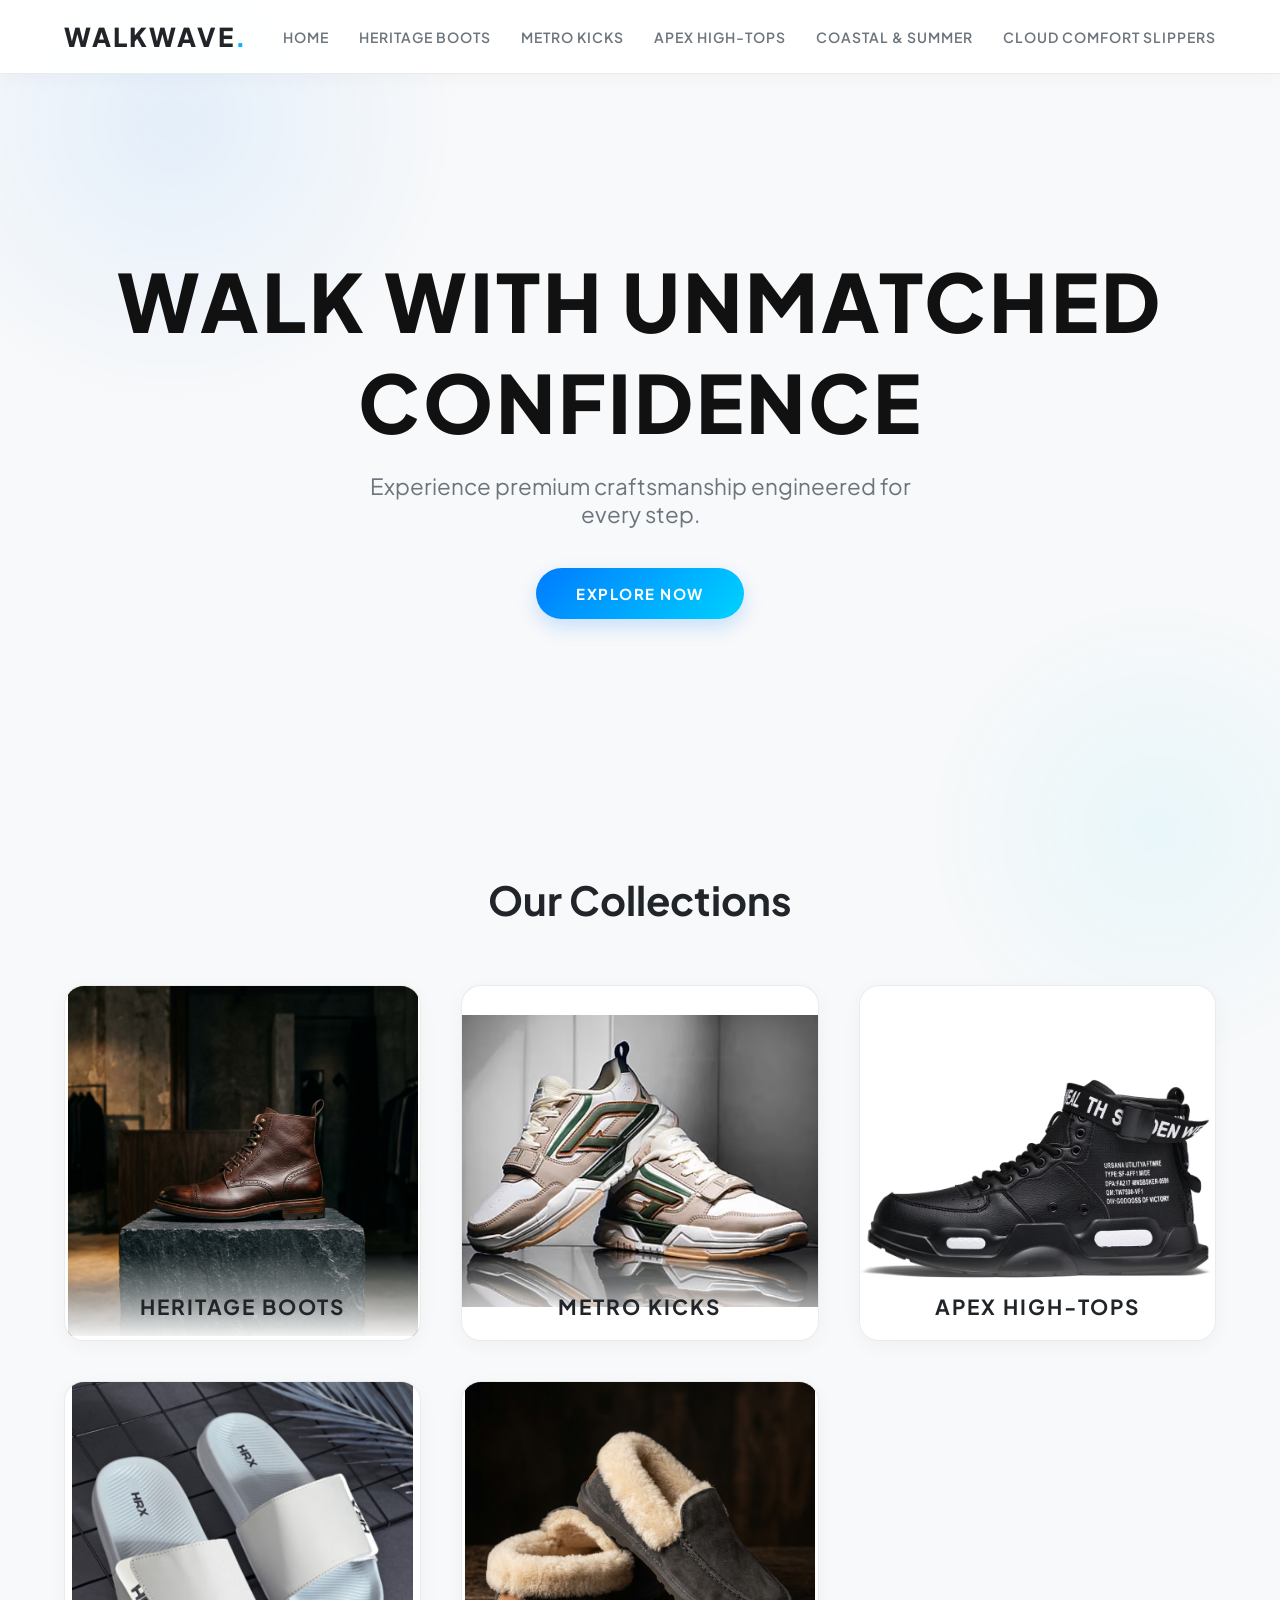
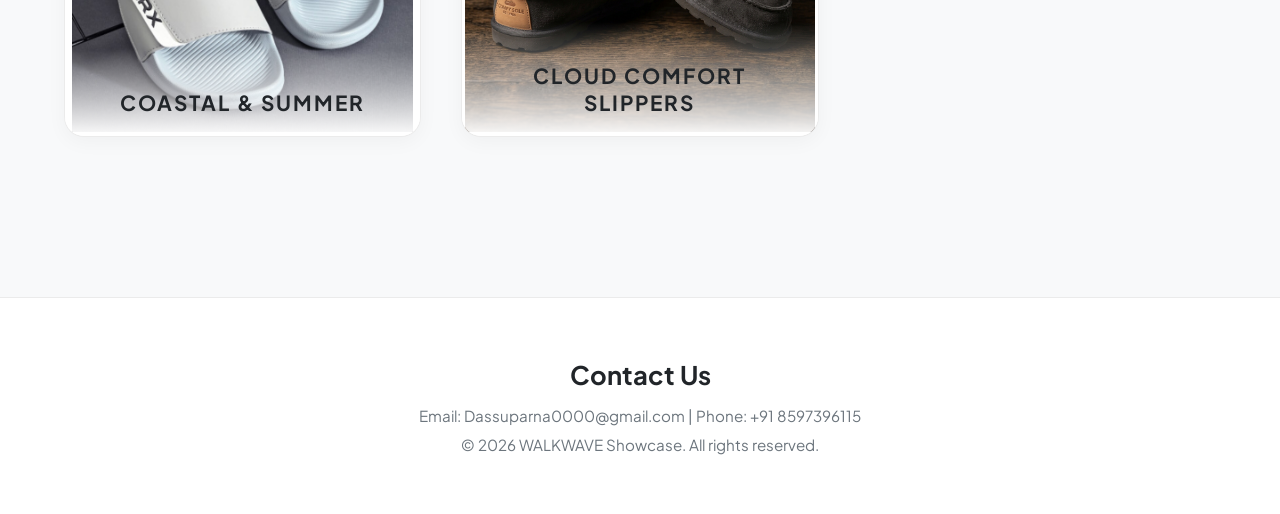
<file: index.html>
<!DOCTYPE html>
<html lang="en">
<head>
    <meta charset="UTF-8">
    <meta name="viewport" content="width=device-width, initial-scale=1.0">
    <title>WALKWAVE | Showcase</title>
    <!-- Google Fonts -->
    <link rel="preconnect" href="https://fonts.googleapis.com">
    <link rel="preconnect" href="https://fonts.gstatic.com" crossorigin>
    <link href="https://fonts.googleapis.com/css2?family=Plus+Jakarta+Sans:wght@300;400;600;700;800&display=swap" rel="stylesheet">
    <link rel="stylesheet" href="css/style.css">
    <link rel="icon" type="image/svg+xml" href="favicon.svg">
</head>
<body>
    <nav class="navbar">
        <div class="logo">WALKWAVE<span>.</span></div>
        <div class="hamburger">
            <span></span>
            <span></span>
            <span></span>
        </div>
        <ul class="nav-links">
            <li><a href="index.html">Home</a></li>
            <li><a href="pages/signature-boots.html">Heritage Boots</a></li>
            <li><a href="pages/urban-sneakers.html">Metro Kicks</a></li>
            <li><a href="pages/athletic-hightops.html">Apex High-Tops</a></li>
            <li><a href="pages/resort-summer.html">Coastal & Summer</a></li>
            <li><a href="pages/lounge-comfort.html">Cloud Comfort Slippers</a></li>
        </ul>
    </nav>

    <header class="hero">
        <div class="slide active">
            <div class="hero-content fade-in">
                <h1>Walk with Unmatched Confidence</h1>
                <p>Experience premium craftsmanship engineered for every step.</p>
                <a href="#categories" class="btn">Explore Now</a>
            </div>
        </div>
    </header>

    <section id="categories" class="categories-section">
        <h2 class="section-title fade-in">Our Collections</h2>
        <div class="grid-container">
            <a href="pages/signature-boots.html" class="category-card fade-in">
                <img src="images/heritage-boots.png" alt="Heritage Boots">
                <div class="card-overlay"><h3>Heritage Boots</h3></div>
            </a>
            <a href="pages/urban-sneakers.html" class="category-card fade-in">
                <img src="images/Urban%20Sneakers/Men/3.png" alt="Metro Kicks">
                <div class="card-overlay"><h3>Metro Kicks</h3></div>
            </a>
            <a href="pages/athletic-hightops.html" class="category-card fade-in">
                <img src="images/Athletic%20High-Tops/Men/2.png" alt="Apex High-Tops">
                <div class="card-overlay"><h3>Apex High-Tops</h3></div>
            </a>
            <a href="pages/resort-summer.html" class="category-card fade-in">
                <img src="images/Resort%20&%20Summer/Men/3.png" alt="Coastal & Summer">
                <div class="card-overlay"><h3>Coastal & Summer</h3></div>
            </a>
            <a href="pages/lounge-comfort.html" class="category-card fade-in">
                <img src="images/Lounge%20&%20Comfort/Men/4.png" alt="Cloud Comfort Slippers">
                <div class="card-overlay"><h3>Cloud Comfort Slippers</h3></div>
            </a>
        </div>
    </section>

    <footer class="footer">
        <h2>Contact Us</h2>
        <p>Email: Dassuparna0000@gmail.com | Phone: +91 8597396115</p>
        <p>&copy; 2026 WALKWAVE Showcase. All rights reserved.</p>
    </footer>

    <script src="js/script.js"></script>
</body>
</html>
</file>
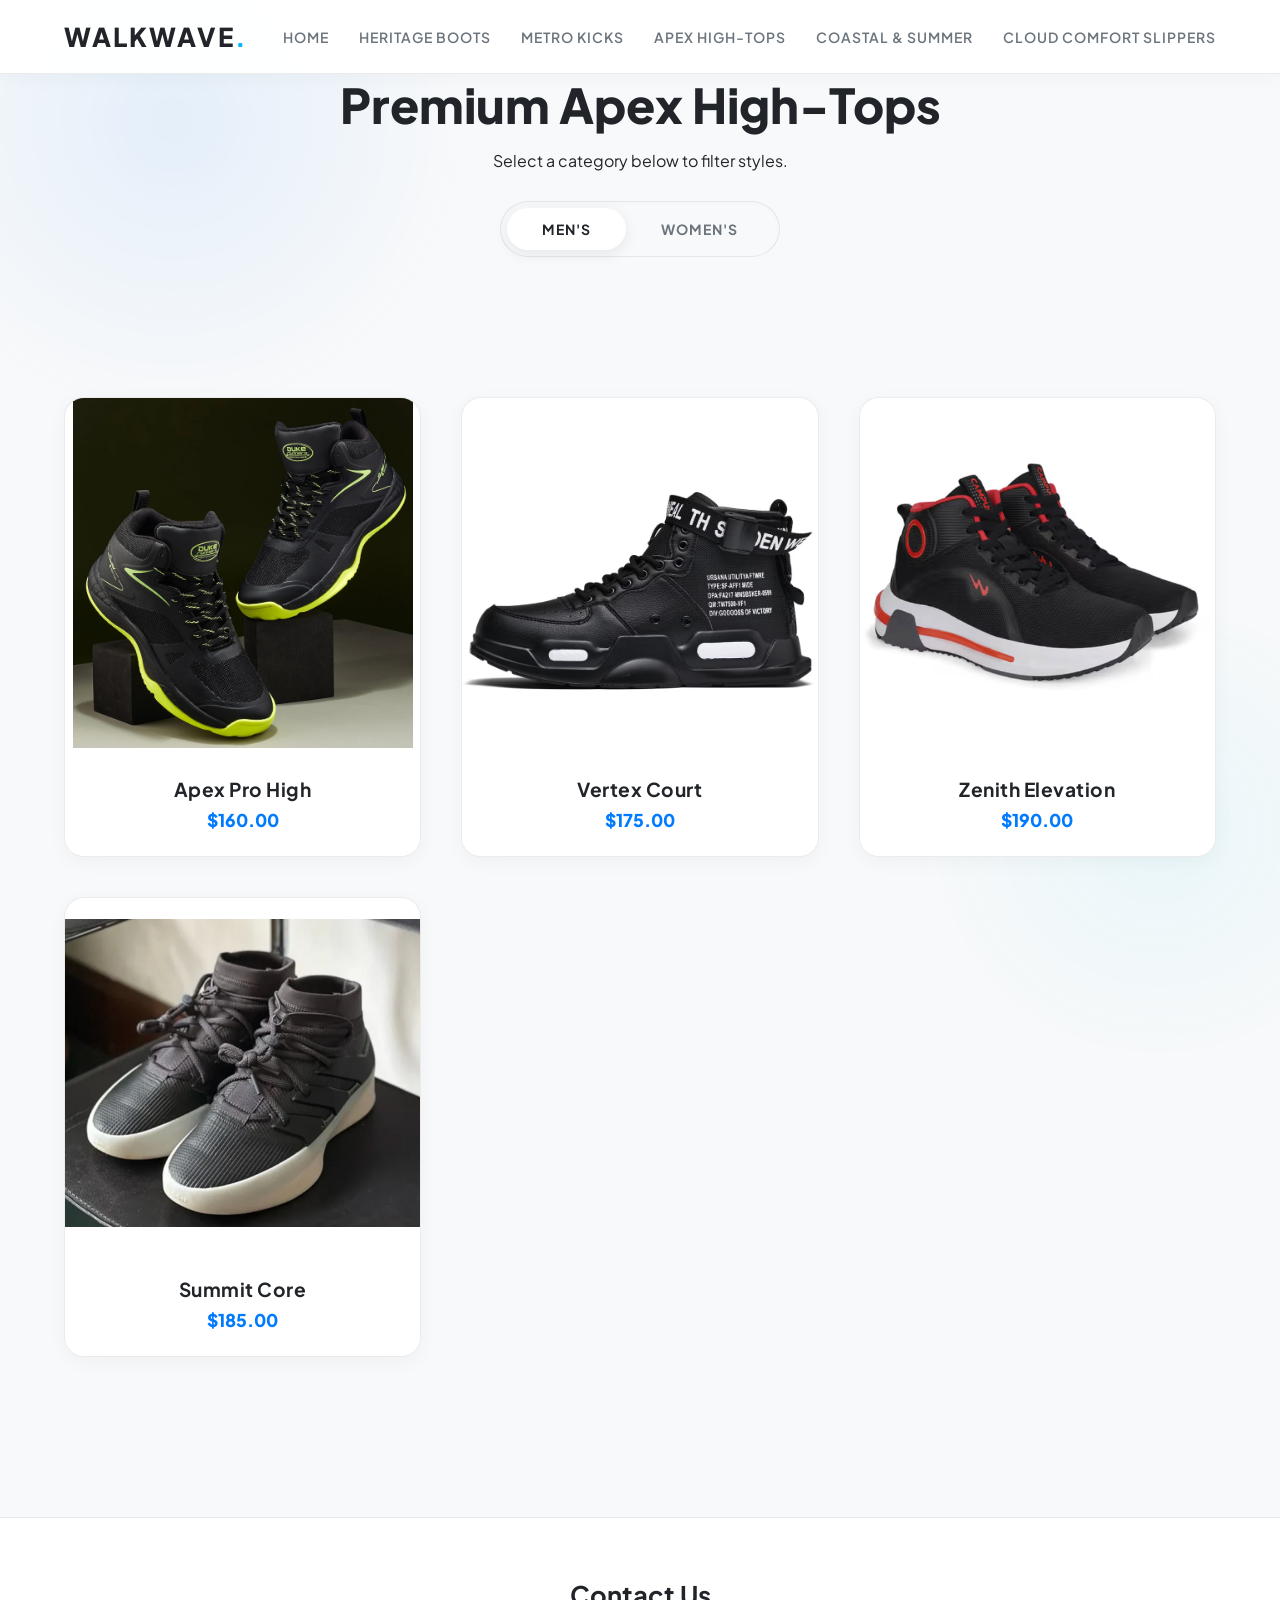
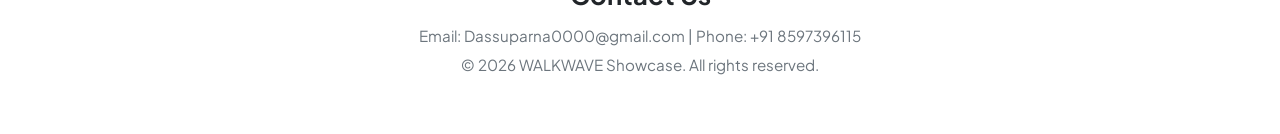
<file: pages/athletic-hightops.html>
<!DOCTYPE html>
<html lang="en">
<head>
    <meta charset="UTF-8">
    <meta name="viewport" content="width=device-width, initial-scale=1.0">
    <title>WALKWAVE | High-Tops</title>
    <link rel="preconnect" href="https://fonts.googleapis.com">
    <link rel="preconnect" href="https://fonts.gstatic.com" crossorigin>
    <link href="https://fonts.googleapis.com/css2?family=Plus+Jakarta+Sans:wght@300;400;600;700;800&display=swap" rel="stylesheet">
    <link rel="stylesheet" href="../css/style.css">
    <link rel="icon" type="image/svg+xml" href="../favicon.svg">
</head>
<body>
    <nav class="navbar">
        <div class="logo">WALKWAVE<span>.</span></div>
        <div class="hamburger">
            <span></span>
            <span></span>
            <span></span>
        </div>
        <ul class="nav-links">
            <li><a href="../index.html">Home</a></li>
            <li><a href="signature-boots.html">Heritage Boots</a></li>
            <li><a href="urban-sneakers.html">Metro Kicks</a></li>
            <li><a href="athletic-hightops.html" class="active-link">Apex High-Tops</a></li>
            <li><a href="resort-summer.html">Coastal & Summer</a></li>
            <li><a href="lounge-comfort.html">Cloud Comfort Slippers</a></li>
        </ul>
    </nav>

    <section class="shop-header fade-in">
        <h1>Premium Apex High-Tops</h1>
        <p>Select a category below to filter styles.</p>
        
        <div class="toggle-container">
            <button id="btn-men" class="toggle-btn active">Men's</button>
            <button id="btn-women" class="toggle-btn">Women's</button>
        </div>
    </section>

    <section class="products-section">
        <div class="grid-container" id="product-grid">
            <div class="product-card item-men fade-in">
                <img src="../images/Athletic%20High-Tops/Men/1.png" alt="Men's Shoe">
                <div class="product-info"><h3>Apex Pro High</h3><p>$160.00</p></div>
            </div>
            <div class="product-card item-men fade-in">
                <img src="../images/Athletic%20High-Tops/Men/2.png" alt="Men's Shoe">
                <div class="product-info"><h3>Vertex Court</h3><p>$175.00</p></div>
            </div>
            <div class="product-card item-men fade-in">
                <img src="../images/Athletic%20High-Tops/Men/3.png" alt="Men's Shoe">
                <div class="product-info"><h3>Zenith Elevation</h3><p>$190.00</p></div>
            </div>
            <div class="product-card item-men fade-in">
                <img src="../images/Athletic%20High-Tops/Men/4.png" alt="Men's Shoe">
                <div class="product-info"><h3>Summit Core</h3><p>$185.00</p></div>
            </div>
            <div class="product-card item-women fade-in hidden-on-load">
                <img src="../images/Athletic%20High-Tops/Women/1.png" alt="Women's Shoe">
                <div class="product-info"><h3>Aura Court Classic</h3><p>$155.00</p></div>
            </div>
            <div class="product-card item-women fade-in hidden-on-load">
                <img src="../images/Athletic%20High-Tops/Women/2.png" alt="Women's Shoe">
                <div class="product-info"><h3>Nova Flight High</h3><p>$170.00</p></div>
            </div>
            <div class="product-card item-women fade-in hidden-on-load">
                <img src="../images/Athletic%20High-Tops/Women/3.png" alt="Women's Shoe">
                <div class="product-info"><h3>Stella Elevate</h3><p>$180.00</p></div>
            </div>
            <div class="product-card item-women fade-in hidden-on-load">
                <img src="../images/Athletic%20High-Tops/Women/4.png" alt="Women's Shoe">
                <div class="product-info"><h3>Lyra Flex High</h3><p>$165.00</p></div>
            </div>
        </div>
    </section>

    <footer class="footer">
        <h2>Contact Us</h2>
        <p>Email: Dassuparna0000@gmail.com | Phone: +91 8597396115</p>
        <p>&copy; 2026 WALKWAVE Showcase. All rights reserved.</p>
    </footer>

    <script src="../js/script.js"></script>
</body>
</html>
</file>
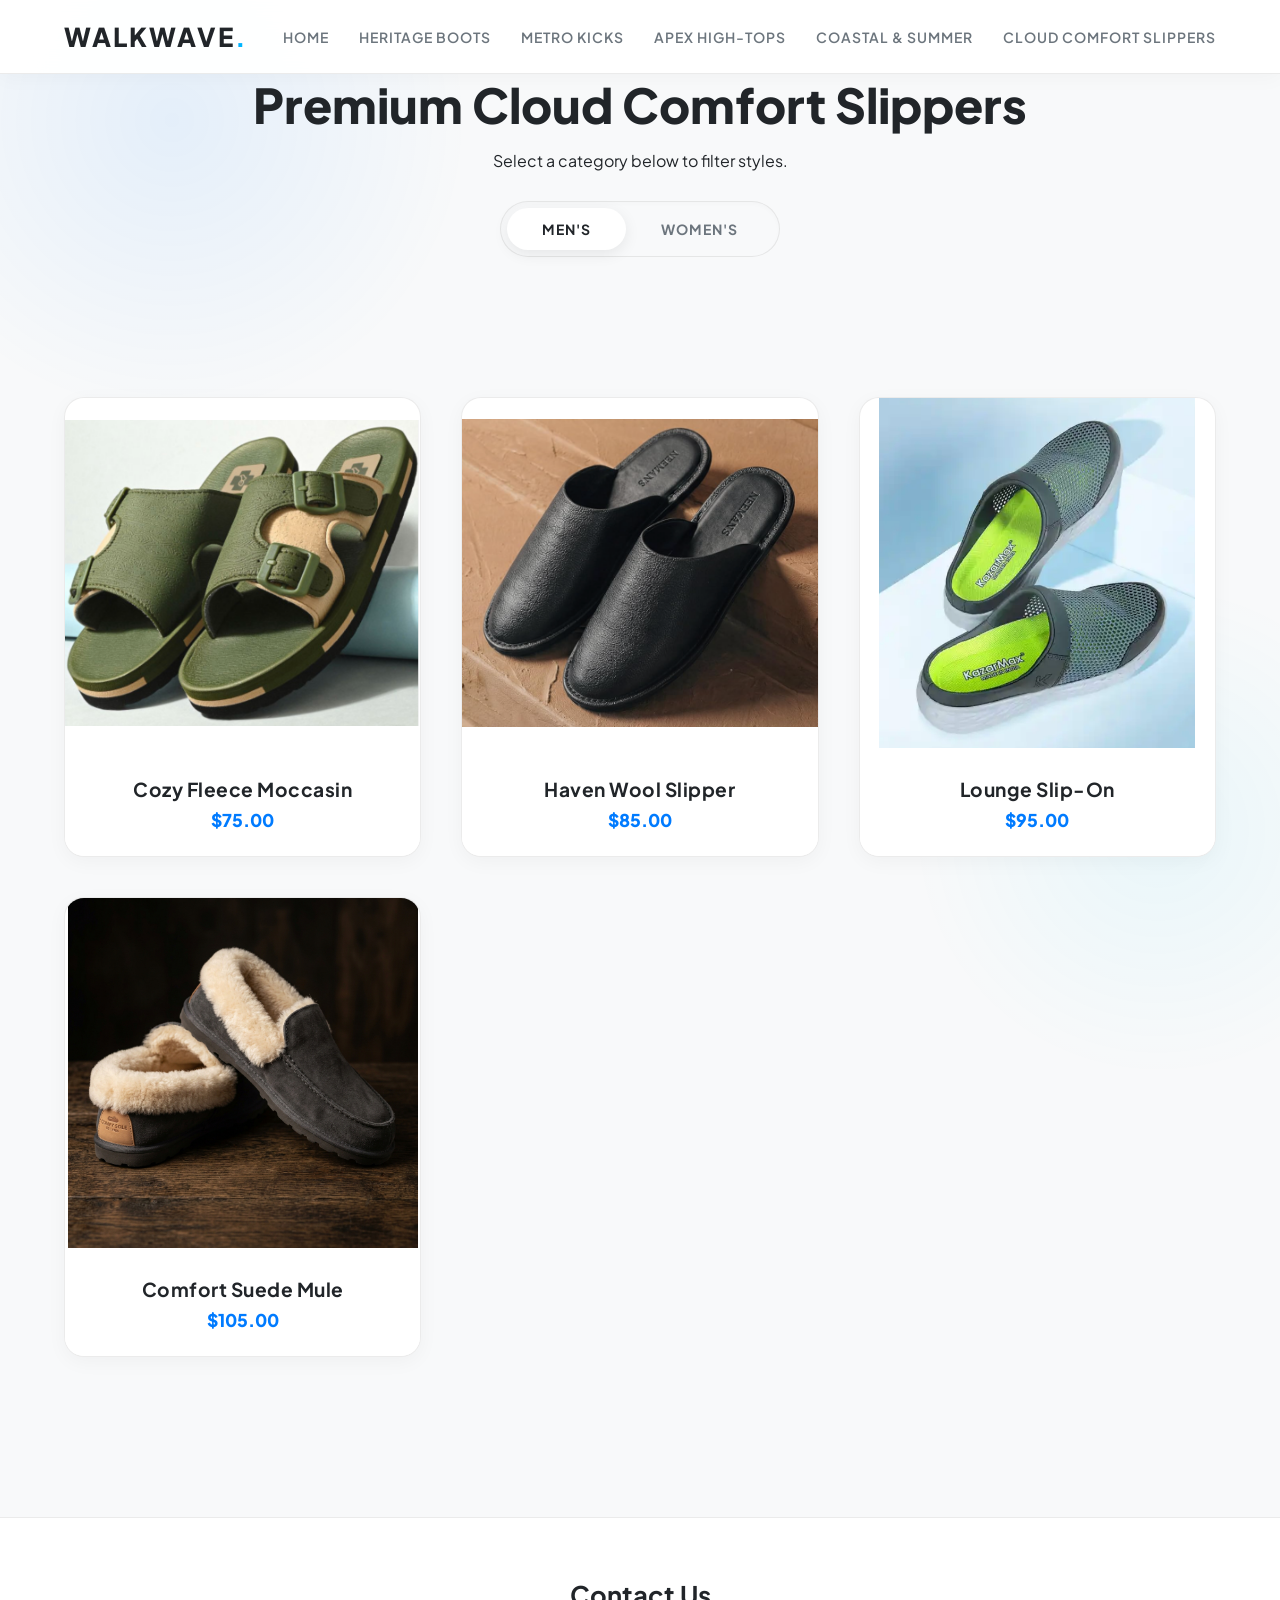
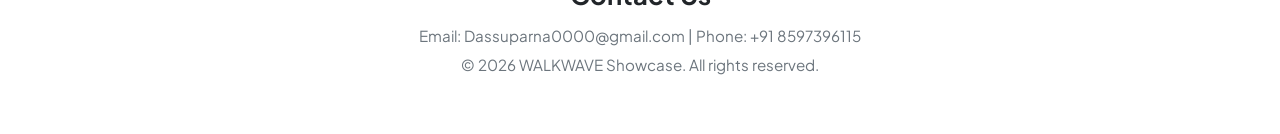
<file: pages/lounge-comfort.html>
<!DOCTYPE html>
<html lang="en">
<head>
    <meta charset="UTF-8">
    <meta name="viewport" content="width=device-width, initial-scale=1.0">
    <title>WALKWAVE | Lounge & Comfort</title>
    <link rel="preconnect" href="https://fonts.googleapis.com">
    <link rel="preconnect" href="https://fonts.gstatic.com" crossorigin>
    <link href="https://fonts.googleapis.com/css2?family=Plus+Jakarta+Sans:wght@300;400;600;700;800&display=swap" rel="stylesheet">
    <link rel="stylesheet" href="../css/style.css">
    <link rel="icon" type="image/svg+xml" href="../favicon.svg">
</head>
<body>
    <nav class="navbar">
        <div class="logo">WALKWAVE<span>.</span></div>
        <div class="hamburger">
            <span></span>
            <span></span>
            <span></span>
        </div>
        <ul class="nav-links">
            <li><a href="../index.html">Home</a></li>
            <li><a href="signature-boots.html">Heritage Boots</a></li>
            <li><a href="urban-sneakers.html">Metro Kicks</a></li>
            <li><a href="athletic-hightops.html">Apex High-Tops</a></li>
            <li><a href="resort-summer.html">Coastal & Summer</a></li>
            <li><a href="lounge-comfort.html" class="active-link">Cloud Comfort Slippers</a></li>
        </ul>
    </nav>

    <section class="shop-header fade-in">
        <h1>Premium Cloud Comfort Slippers</h1>
        <p>Select a category below to filter styles.</p>
        
        <div class="toggle-container">
            <button id="btn-men" class="toggle-btn active">Men's</button>
            <button id="btn-women" class="toggle-btn">Women's</button>
        </div>
    </section>

    <section class="products-section">
        <div class="grid-container" id="product-grid">
            <div class="product-card item-men fade-in">
                <img src="../images/Lounge%20&%20Comfort/Men/1.png" alt="Men's Shoe">
                <div class="product-info"><h3>Cozy Fleece Moccasin</h3><p>$75.00</p></div>
            </div>
            <div class="product-card item-men fade-in">
                <img src="../images/Lounge%20&%20Comfort/Men/2.png" alt="Men's Shoe">
                <div class="product-info"><h3>Haven Wool Slipper</h3><p>$85.00</p></div>
            </div>
            <div class="product-card item-men fade-in">
                <img src="../images/Lounge%20&%20Comfort/Men/3.png" alt="Men's Shoe">
                <div class="product-info"><h3>Lounge Slip-On</h3><p>$95.00</p></div>
            </div>
            <div class="product-card item-men fade-in">
                <img src="../images/Lounge%20&%20Comfort/Men/4.png" alt="Men's Shoe">
                <div class="product-info"><h3>Comfort Suede Mule</h3><p>$105.00</p></div>
            </div>
            <div class="product-card item-women fade-in hidden-on-load">
                <img src="../images/Lounge%20&%20Comfort/Women/1.png" alt="Women's Shoe">
                <div class="product-info"><h3>Plush Shearling</h3><p>$80.00</p></div>
            </div>
            <div class="product-card item-women fade-in hidden-on-load">
                <img src="../images/Lounge%20&%20Comfort/Women/2.png" alt="Women's Shoe">
                <div class="product-info"><h3>Serenity Quilted Mule</h3><p>$90.00</p></div>
            </div>
            <div class="product-card item-women fade-in hidden-on-load">
                <img src="../images/Lounge%20&%20Comfort/Women/3.png" alt="Women's Shoe">
                <div class="product-info"><h3>Oasis Cloud Slide</h3><p>$70.00</p></div>
            </div>
            <div class="product-card item-women fade-in hidden-on-load">
                <img src="../images/Lounge%20&%20Comfort/Women/4.png" alt="Women's Shoe">
                <div class="product-info"><h3>Tranquil Velvet Loafer</h3><p>$95.00</p></div>
            </div>
        </div>
    </section>

    <footer class="footer">
        <h2>Contact Us</h2>
        <p>Email: Dassuparna0000@gmail.com | Phone: +91 8597396115</p>
        <p>&copy; 2026 WALKWAVE Showcase. All rights reserved.</p>
    </footer>

    <script src="../js/script.js"></script>
</body>
</html>
</file>
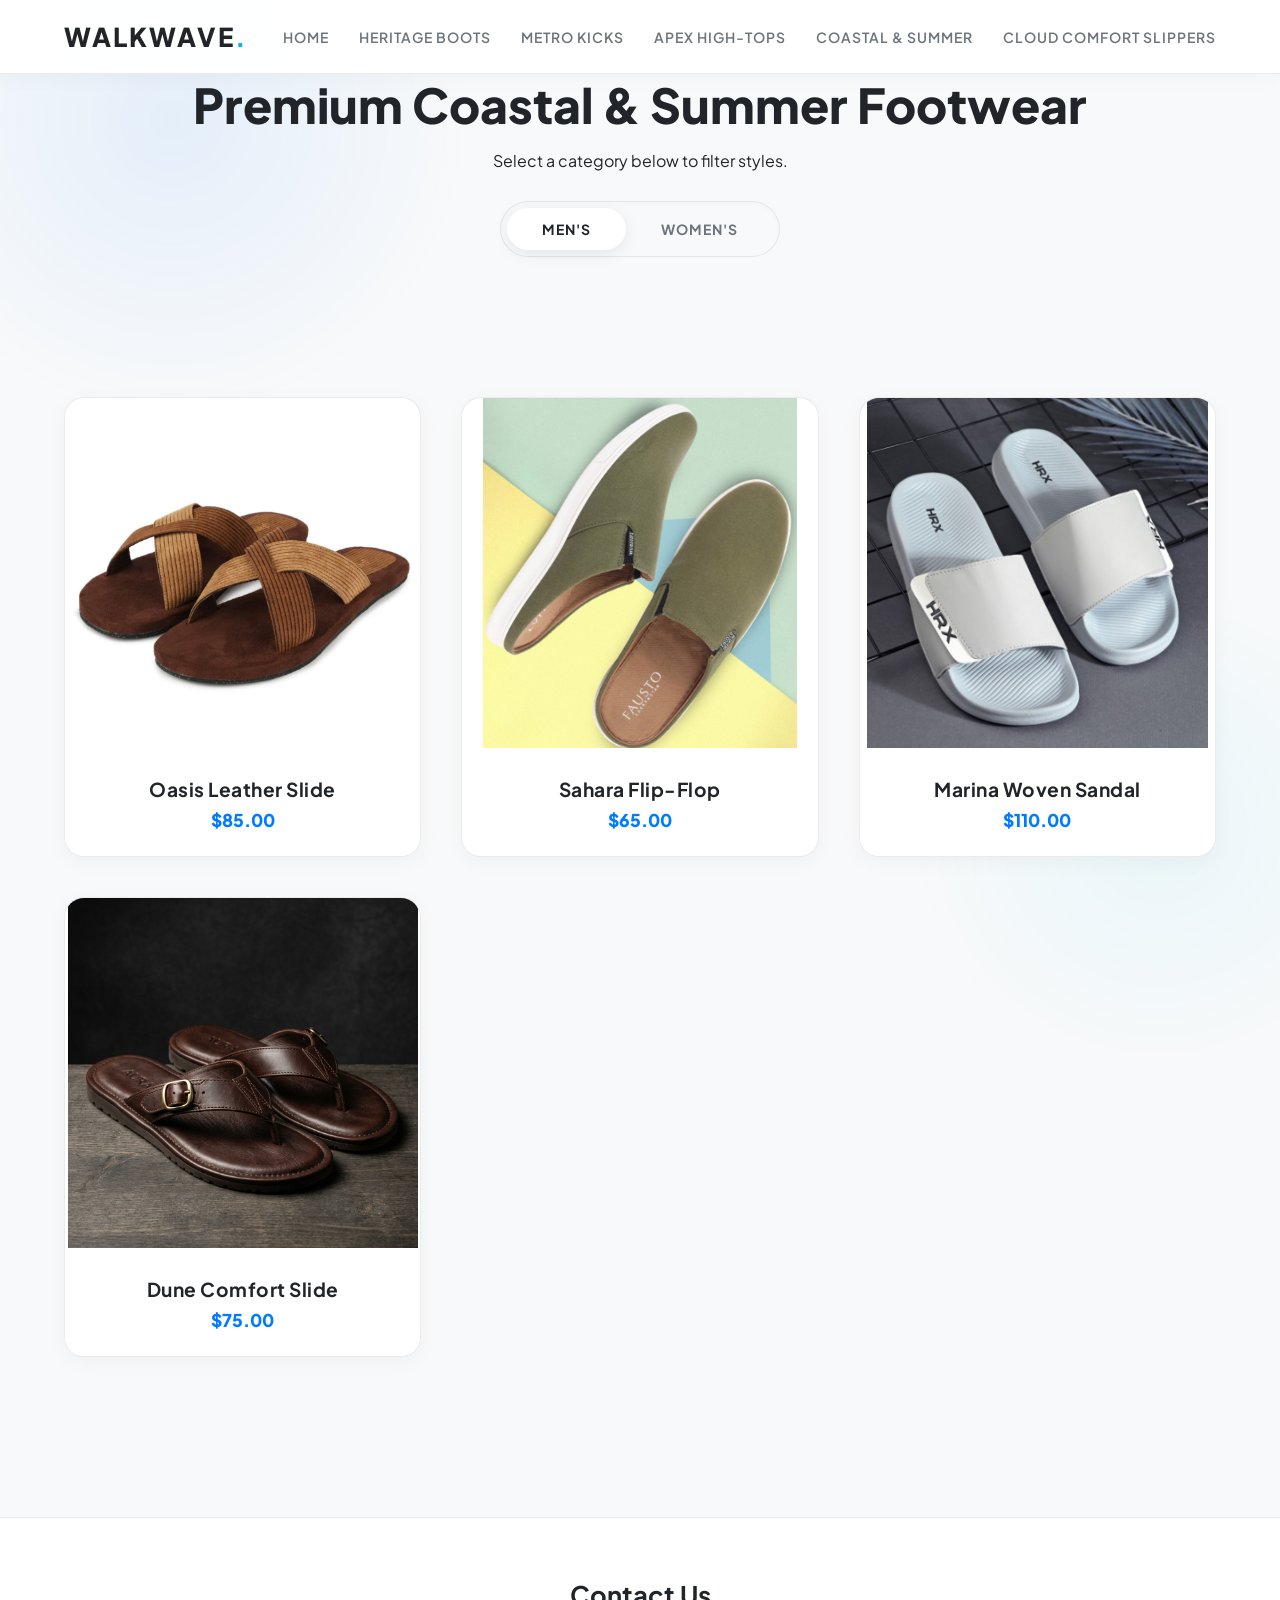
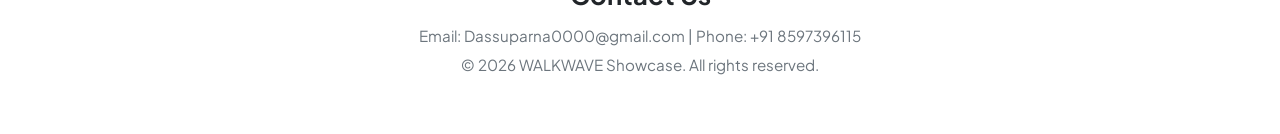
<file: pages/resort-summer.html>
<!DOCTYPE html>
<html lang="en">
<head>
    <meta charset="UTF-8">
    <meta name="viewport" content="width=device-width, initial-scale=1.0">
    <title>WALKWAVE | Resort & Summer</title>
    <link rel="preconnect" href="https://fonts.googleapis.com">
    <link rel="preconnect" href="https://fonts.gstatic.com" crossorigin>
    <link href="https://fonts.googleapis.com/css2?family=Plus+Jakarta+Sans:wght@300;400;600;700;800&display=swap" rel="stylesheet">
    <link rel="stylesheet" href="../css/style.css">
    <link rel="icon" type="image/svg+xml" href="../favicon.svg">
</head>
<body>
    <nav class="navbar">
        <div class="logo">WALKWAVE<span>.</span></div>
        <div class="hamburger">
            <span></span>
            <span></span>
            <span></span>
        </div>
        <ul class="nav-links">
            <li><a href="../index.html">Home</a></li>
            <li><a href="signature-boots.html">Heritage Boots</a></li>
            <li><a href="urban-sneakers.html">Metro Kicks</a></li>
            <li><a href="athletic-hightops.html">Apex High-Tops</a></li>
            <li><a href="resort-summer.html" class="active-link">Coastal & Summer</a></li>
            <li><a href="lounge-comfort.html">Cloud Comfort Slippers</a></li>
        </ul>
    </nav>

    <section class="shop-header fade-in">
        <h1>Premium Coastal & Summer Footwear</h1>
        <p>Select a category below to filter styles.</p>
        
        <div class="toggle-container">
            <button id="btn-men" class="toggle-btn active">Men's</button>
            <button id="btn-women" class="toggle-btn">Women's</button>
        </div>
    </section>

    <section class="products-section">
        <div class="grid-container" id="product-grid">
            <div class="product-card item-men fade-in">
                <img src="../images/Resort%20&%20Summer/Men/1.png" alt="Men's Shoe">
                <div class="product-info"><h3>Oasis Leather Slide</h3><p>$85.00</p></div>
            </div>
            <div class="product-card item-men fade-in">
                <img src="../images/Resort%20&%20Summer/Men/2.png" alt="Men's Shoe">
                <div class="product-info"><h3>Sahara Flip-Flop</h3><p>$65.00</p></div>
            </div>
            <div class="product-card item-men fade-in">
                <img src="../images/Resort%20&%20Summer/Men/3.png" alt="Men's Shoe">
                <div class="product-info"><h3>Marina Woven Sandal</h3><p>$110.00</p></div>
            </div>
            <div class="product-card item-men fade-in">
                <img src="../images/Resort%20&%20Summer/Men/4.png" alt="Men's Shoe">
                <div class="product-info"><h3>Dune Comfort Slide</h3><p>$75.00</p></div>
            </div>
            <div class="product-card item-women fade-in hidden-on-load">
                <img src="../images/Resort%20&%20Summer/Women/1.png" alt="Women's Shoe">
                <div class="product-info"><h3>Capri Strappy Sandal</h3><p>$95.00</p></div>
            </div>
            <div class="product-card item-women fade-in hidden-on-load">
                <img src="../images/Resort%20&%20Summer/Women/2.png" alt="Women's Shoe">
                <div class="product-info"><h3>Santorini Wedge</h3><p>$125.00</p></div>
            </div>
            <div class="product-card item-women fade-in hidden-on-load">
                <img src="../images/Resort%20&%20Summer/Women/3.png" alt="Women's Shoe">
                <div class="product-info"><h3>Ibiza T-Strap</h3><p>$85.00</p></div>
            </div>
            <div class="product-card item-women fade-in hidden-on-load">
                <img src="../images/Resort%20&%20Summer/Women/4.png" alt="Women's Shoe">
                <div class="product-info"><h3>Riviera Slide</h3><p>$105.00</p></div>
            </div>
        </div>
    </section>

    <footer class="footer">
        <h2>Contact Us</h2>
        <p>Email: Dassuparna0000@gmail.com | Phone: +91 8597396115</p>
        <p>&copy; 2026 WALKWAVE Showcase. All rights reserved.</p>
    </footer>

    <script src="../js/script.js"></script>
</body>
</html>
</file>
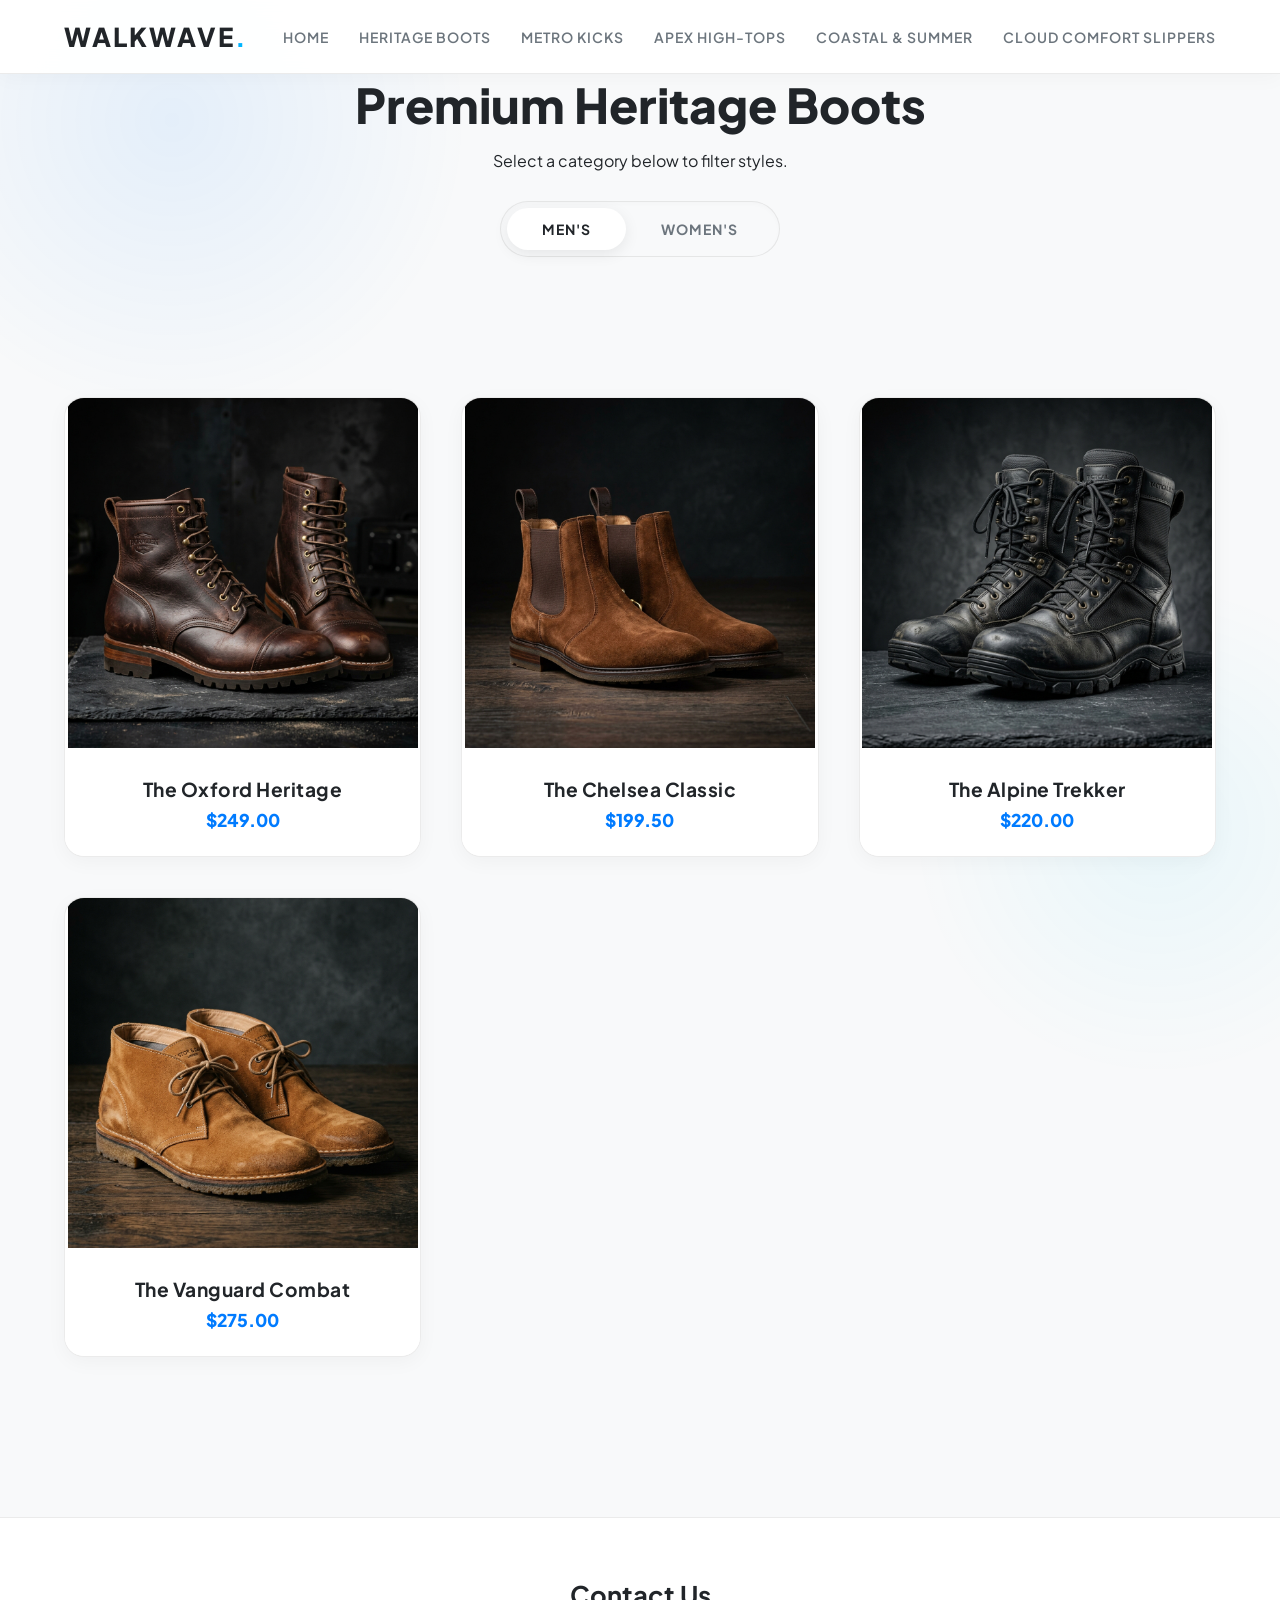
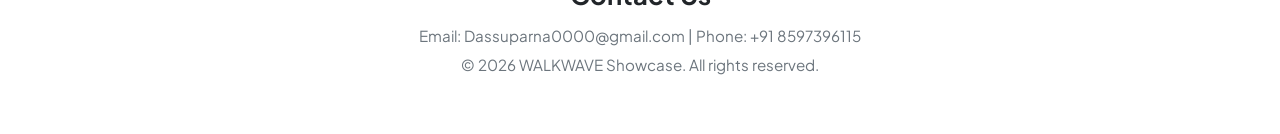
<file: pages/signature-boots.html>
<!DOCTYPE html>
<html lang="en">
<head>
    <meta charset="UTF-8">
    <meta name="viewport" content="width=device-width, initial-scale=1.0">
    <title>WALKWAVE | Boots</title>
    <link rel="preconnect" href="https://fonts.googleapis.com">
    <link rel="preconnect" href="https://fonts.gstatic.com" crossorigin>
    <link href="https://fonts.googleapis.com/css2?family=Plus+Jakarta+Sans:wght@300;400;600;700;800&display=swap" rel="stylesheet">
    <link rel="stylesheet" href="../css/style.css">
    <link rel="icon" type="image/svg+xml" href="../favicon.svg">
</head>
<body>
    <nav class="navbar">
        <div class="logo">WALKWAVE<span>.</span></div>
        <div class="hamburger">
            <span></span>
            <span></span>
            <span></span>
        </div>
        <ul class="nav-links">
            <li><a href="../index.html">Home</a></li>
            <li><a href="signature-boots.html" class="active-link">Heritage Boots</a></li>
            <li><a href="urban-sneakers.html">Metro Kicks</a></li>
            <li><a href="athletic-hightops.html">Apex High-Tops</a></li>
            <li><a href="resort-summer.html">Coastal & Summer</a></li>
            <li><a href="lounge-comfort.html">Cloud Comfort Slippers</a></li>
        </ul>
    </nav>

    <section class="shop-header fade-in">
        <h1>Premium Heritage Boots</h1>
        <p>Select a category below to filter styles.</p>
        
        <div class="toggle-container">
            <button id="btn-men" class="toggle-btn active">Men's</button>
            <button id="btn-women" class="toggle-btn">Women's</button>
        </div>
    </section>

    <section class="products-section">
        <div class="grid-container" id="product-grid">
            <div class="product-card item-men fade-in">
                <img src="../images/Signature%20Boots/Men/1.png" alt="Men's Shoe">
                <div class="product-info"><h3>The Oxford Heritage</h3><p>$249.00</p></div>
            </div>
            <div class="product-card item-men fade-in">
                <img src="../images/Signature%20Boots/Men/2.png" alt="Men's Shoe">
                <div class="product-info"><h3>The Chelsea Classic</h3><p>$199.50</p></div>
            </div>
            <div class="product-card item-men fade-in">
                <img src="../images/Signature%20Boots/Men/3.png" alt="Men's Shoe">
                <div class="product-info"><h3>The Alpine Trekker</h3><p>$220.00</p></div>
            </div>
            <div class="product-card item-men fade-in">
                <img src="../images/Signature%20Boots/Men/4.png" alt="Men's Shoe">
                <div class="product-info"><h3>The Vanguard Combat</h3><p>$275.00</p></div>
            </div>
            <div class="product-card item-women fade-in hidden-on-load">
                <img src="../images/Signature%20Boots/Women/1.png" alt="Women's Shoe">
                <div class="product-info"><h3>The Verona Suede</h3><p>$210.00</p></div>
            </div>
            <div class="product-card item-women fade-in hidden-on-load">
                <img src="../images/Signature%20Boots/Women/2.png" alt="Women's Shoe">
                <div class="product-info"><h3>The Camden Zip Bootie</h3><p>$185.00</p></div>
            </div>
            <div class="product-card item-women fade-in hidden-on-load">
                <img src="../images/Signature%20Boots/Women/3.png" alt="Women's Shoe">
                <div class="product-info"><h3>The Aspen Winter</h3><p>$230.00</p></div>
            </div>
            <div class="product-card item-women fade-in hidden-on-load">
                <img src="../images/Signature%20Boots/Women/4.png" alt="Women's Shoe">
                <div class="product-info"><h3>The Nova Riding</h3><p>$290.00</p></div>
            </div>
        </div>
    </section>

    <footer class="footer">
        <h2>Contact Us</h2>
        <p>Email: Dassuparna0000@gmail.com | Phone: +91 8597396115</p>
        <p>&copy; 2026 WALKWAVE Showcase. All rights reserved.</p>
    </footer>

    <script src="../js/script.js"></script>
</body>
</html>
</file>
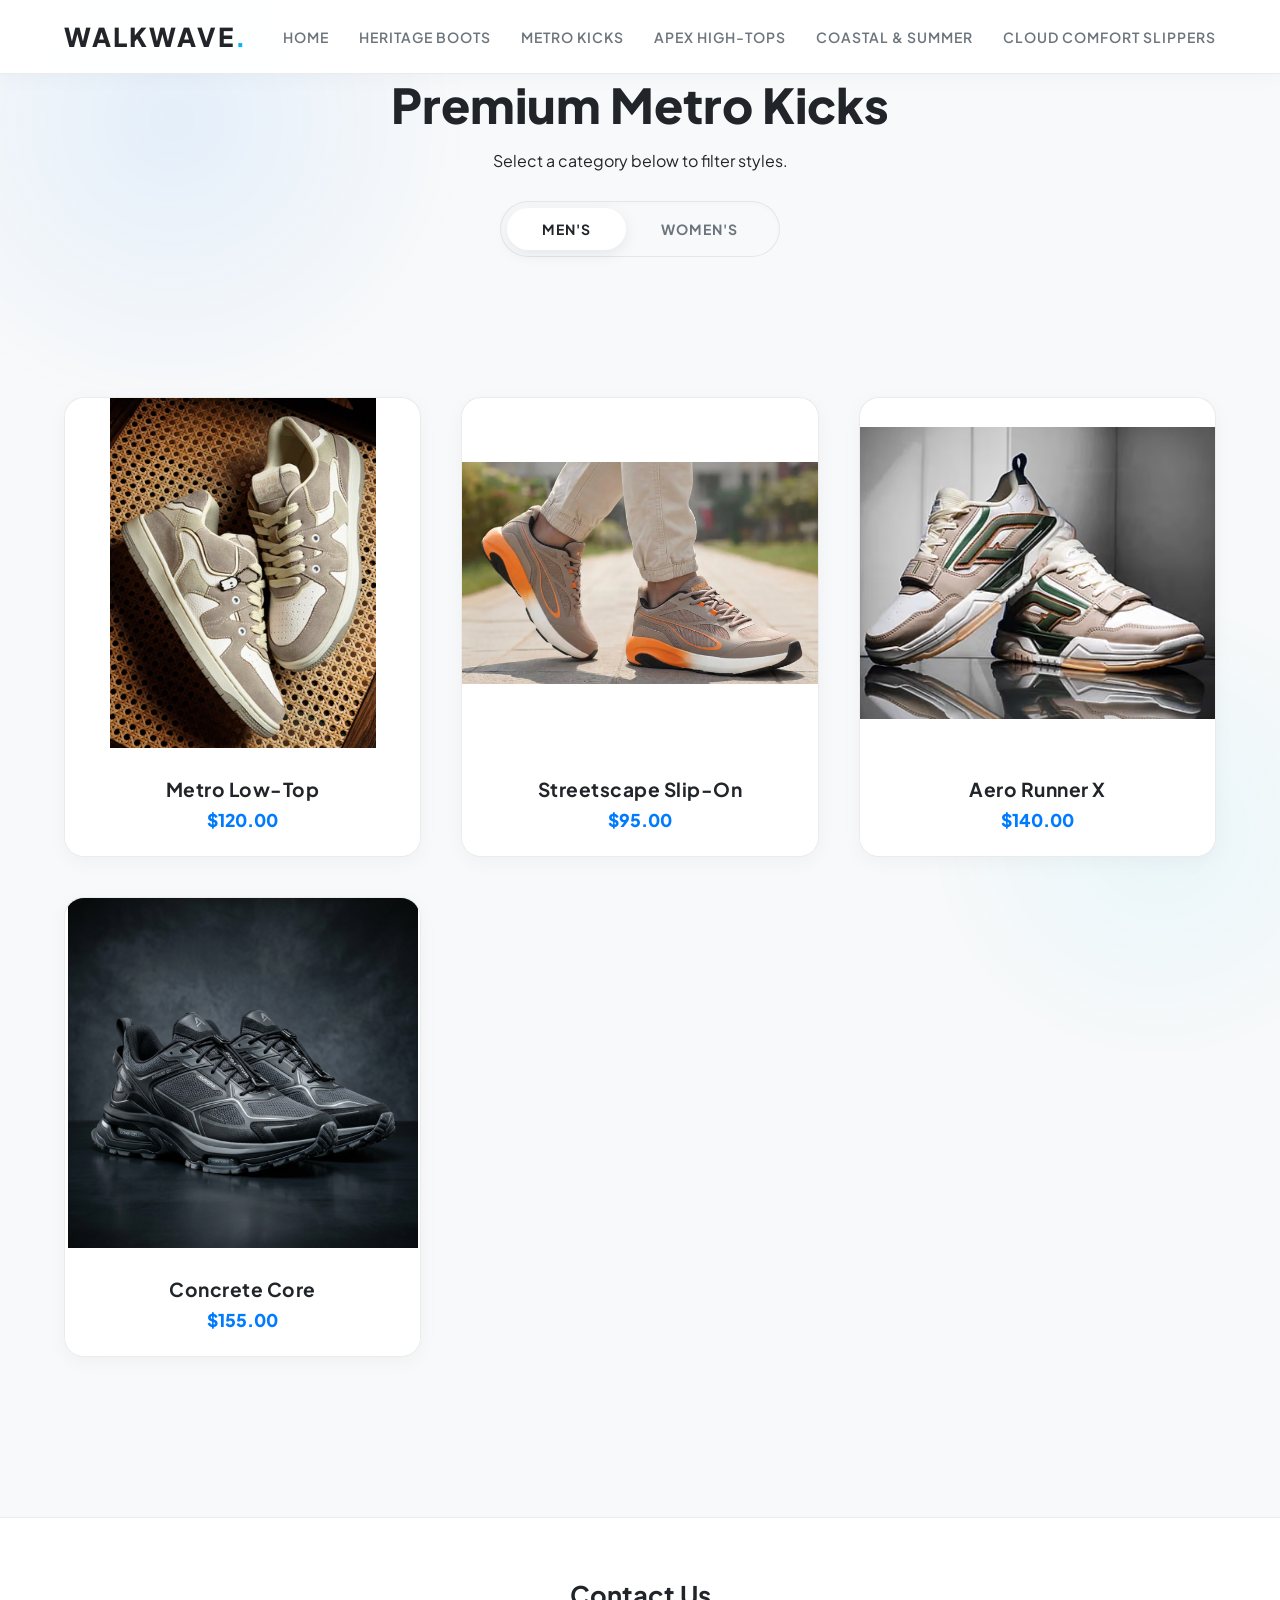
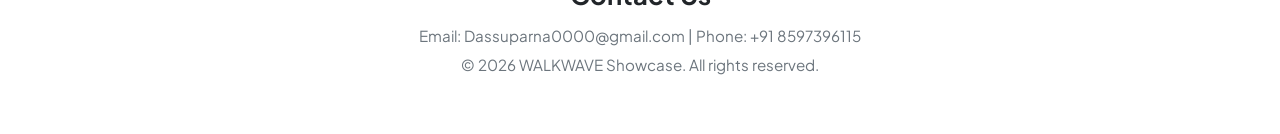
<file: pages/urban-sneakers.html>
<!DOCTYPE html>
<html lang="en">
<head>
    <meta charset="UTF-8">
    <meta name="viewport" content="width=device-width, initial-scale=1.0">
    <title>WALKWAVE | Sneakers</title>
    <link rel="preconnect" href="https://fonts.googleapis.com">
    <link rel="preconnect" href="https://fonts.gstatic.com" crossorigin>
    <link href="https://fonts.googleapis.com/css2?family=Plus+Jakarta+Sans:wght@300;400;600;700;800&display=swap" rel="stylesheet">
    <link rel="stylesheet" href="../css/style.css">
    <link rel="icon" type="image/svg+xml" href="../favicon.svg">
</head>
<body>
    <nav class="navbar">
        <div class="logo">WALKWAVE<span>.</span></div>
        <div class="hamburger">
            <span></span>
            <span></span>
            <span></span>
        </div>
        <ul class="nav-links">
            <li><a href="../index.html">Home</a></li>
            <li><a href="signature-boots.html">Heritage Boots</a></li>
            <li><a href="urban-sneakers.html" class="active-link">Metro Kicks</a></li>
            <li><a href="athletic-hightops.html">Apex High-Tops</a></li>
            <li><a href="resort-summer.html">Coastal & Summer</a></li>
            <li><a href="lounge-comfort.html">Cloud Comfort Slippers</a></li>
        </ul>
    </nav>

    <section class="shop-header fade-in">
        <h1>Premium Metro Kicks</h1>
        <p>Select a category below to filter styles.</p>
        
        <div class="toggle-container">
            <button id="btn-men" class="toggle-btn active">Men's</button>
            <button id="btn-women" class="toggle-btn">Women's</button>
        </div>
    </section>

    <!-- Products Grid -->
    <section class="products-section">
        <div class="grid-container" id="product-grid">
            <div class="product-card item-men fade-in">
                <img src="../images/Urban%20Sneakers/Men/1.png" alt="Men's Shoe">
                <div class="product-info"><h3>Metro Low-Top</h3><p>$120.00</p></div>
            </div>
            <div class="product-card item-men fade-in">
                <img src="../images/Urban%20Sneakers/Men/2.png" alt="Men's Shoe">
                <div class="product-info"><h3>Streetscape Slip-On</h3><p>$95.00</p></div>
            </div>
            <div class="product-card item-men fade-in">
                <img src="../images/Urban%20Sneakers/Men/3.png" alt="Men's Shoe">
                <div class="product-info"><h3>Aero Runner X</h3><p>$140.00</p></div>
            </div>
            <div class="product-card item-men fade-in">
                <img src="../images/Urban%20Sneakers/Men/4.png" alt="Men's Shoe">
                <div class="product-info"><h3>Concrete Core</h3><p>$155.00</p></div>
            </div>
            <div class="product-card item-women fade-in hidden-on-load">
                <img src="../images/Urban%20Sneakers/Women/1.png" alt="Women's Shoe">
                <div class="product-info"><h3>Luna Platform</h3><p>$130.00</p></div>
            </div>
            <div class="product-card item-women fade-in hidden-on-load">
                <img src="../images/Urban%20Sneakers/Women/2.png" alt="Women's Shoe">
                <div class="product-info"><h3>Stella Classic</h3><p>$105.00</p></div>
            </div>
            <div class="product-card item-women fade-in hidden-on-load">
                <img src="../images/Urban%20Sneakers/Women/3.png" alt="Women's Shoe">
                <div class="product-info"><h3>Aura Tech Runner</h3><p>$150.00</p></div>
            </div>
            <div class="product-card item-women fade-in hidden-on-load">
                <img src="../images/Urban%20Sneakers/Women/4.png" alt="Women's Shoe">
                <div class="product-info"><h3>Nova Knitted</h3><p>$115.00</p></div>
            </div>
        </div>
    </section>

    <footer class="footer">
        <h2>Contact Us</h2>
        <p>Email: Dassuparna0000@gmail.com | Phone: +91 8597396115</p>
        <p>&copy; 2026 WALKWAVE Showcase. All rights reserved.</p>
    </footer>

    <script src="../js/script.js"></script>
</body>
</html>
</file>
<file: css/style.css>
/* Base Resets & Variables */
:root {
    --bg-light: #f8f9fa;
    --surface: #ffffff;
    --surface-hover: #ffffff;
    --accent-gradient: linear-gradient(135deg, #007bff, #00d2ff);
    --accent: #007bff;
    --text-main: #212529;
    --text-muted: #6c757d;
    --border-color: rgba(0, 0, 0, 0.08);
    --transition: all 0.5s cubic-bezier(0.16, 1, 0.3, 1);
}

* {
    margin: 0;
    padding: 0;
    box-sizing: border-box;
    font-family: 'Plus Jakarta Sans', sans-serif;
}

html, body {
    overflow-x: hidden;
    width: 100%;
}

body {
    background-color: var(--bg-light);
    color: var(--text-main);
    position: relative;
}

/* Background Ambient Glow */
body::before {
    content: '';
    position: fixed;
    top: -20%;
    left: -10%;
    width: 600px;
    height: 600px;
    background: radial-gradient(circle, rgba(0,123,255,0.08) 0%, rgba(255,255,255,0) 70%);
    z-index: -1;
    pointer-events: none;
}

body::after {
    content: '';
    position: fixed;
    bottom: -20%;
    right: -10%;
    width: 500px;
    height: 500px;
    background: radial-gradient(circle, rgba(0,210,255,0.06) 0%, rgba(255,255,255,0) 70%);
    z-index: -1;
    pointer-events: none;
}

/* Navigation */
.navbar {
    display: flex;
    justify-content: space-between;
    align-items: center;
    padding: 20px 5vw;
    background: rgba(255, 255, 255, 0.95);
    position: sticky;
    top: 0;
    z-index: 1000;
    backdrop-filter: blur(20px);
    -webkit-backdrop-filter: blur(20px);
    border-bottom: 1px solid var(--border-color);
    box-shadow: 0 4px 20px rgba(0,0,0,0.03);
}

.logo {
    font-size: 26px;
    font-weight: 800;
    letter-spacing: 2px;
}

.logo span {
    background: var(--accent-gradient);
    -webkit-background-clip: text;
    -webkit-text-fill-color: transparent;
}

.nav-links {
    list-style: none;
    display: flex;
    gap: 30px;
}

.nav-links a {
    color: var(--text-muted);
    text-decoration: none;
    font-weight: 600;
    font-size: 14px;
    text-transform: uppercase;
    letter-spacing: 1px;
    transition: var(--transition);
    position: relative;
}

.nav-links a::after {
    content: '';
    position: absolute;
    width: 0;
    height: 2px;
    bottom: -5px;
    left: 0;
    background: var(--accent-gradient);
    transition: var(--transition);
    border-radius: 2px;
}

.nav-links a:hover, .active-link {
    color: var(--text-main);
}

.nav-links a:hover::after, .active-link::after {
    width: 100%;
}

/* Hero Section */
.hero {
    height: 80vh;
    display: flex;
    align-items: center;
    justify-content: center;
    text-align: center;
    position: relative;
}

.hero h1 {
    font-size: 5rem;
    font-weight: 800;
    margin-bottom: 20px;
    text-transform: uppercase;
    letter-spacing: 3px;
    color: #111;
}

.hero p {
    color: var(--text-muted);
    font-size: 1.4rem;
    margin-bottom: 40px;
    max-width: 600px;
    margin-left: auto;
    margin-right: auto;
}

.btn {
    padding: 16px 40px;
    background: var(--accent-gradient);
    color: #fff;
    text-decoration: none;
    font-weight: 700;
    font-size: 15px;
    border-radius: 30px;
    text-transform: uppercase;
    letter-spacing: 1.5px;
    transition: var(--transition);
    box-shadow: 0 8px 20px rgba(0, 123, 255, 0.2);
    display: inline-block;
}

.btn:hover {
    transform: translateY(-3px);
    box-shadow: 0 12px 25px rgba(0, 123, 255, 0.35);
}

/* Grids & Cards */
.categories-section, .products-section {
    padding: 80px 5vw;
}

.section-title, .shop-header {
    text-align: center;
    margin-bottom: 60px;
}

.section-title {
    font-size: 2.5rem;
    font-weight: 700;
    color: var(--text-main);
}

.shop-header h1 {
    font-size: 3rem;
    font-weight: 800;
    color: var(--text-main);
    margin-bottom: 15px;
}

.grid-container {
    display: grid;
    grid-template-columns: repeat(auto-fit, minmax(280px, 1fr));
    gap: 40px;
}

.category-card, .product-card {
    background: var(--surface);
    border-radius: 20px;
    overflow: hidden;
    position: relative;
    cursor: pointer;
    transition: var(--transition);
    border: 1px solid var(--border-color);
    box-shadow: 0 5px 20px rgba(0,0,0,0.04);
}

.category-card:hover, .product-card:hover {
    transform: translateY(-10px);
    border-color: rgba(0, 123, 255, 0.2);
    box-shadow: 0 20px 40px rgba(0,0,0,0.08), 0 0 20px rgba(0, 123, 255, 0.1);
}

.category-card img, .product-card img {
    width: 100%;
    height: 350px;
    object-fit: contain;
    transition: transform 0.6s cubic-bezier(0.16, 1, 0.3, 1);
}

.category-card:hover img, .product-card:hover img {
    transform: scale(1.05);
}

.card-overlay {
    position: absolute;
    bottom: 0;
    width: 100%;
    padding: 40px 20px 20px;
    background: linear-gradient(transparent, rgba(255,255,255,0.98));
    pointer-events: none;
    text-align: center;
}

.card-overlay h3 {
    color: var(--text-main);
    text-transform: uppercase;
    letter-spacing: 2px;
    font-weight: 700;
    font-size: 1.3rem;
}

.product-info {
    padding: 25px;
    text-align: center;
    background: var(--surface);
}

.product-info h3 {
    font-size: 1.2rem;
    font-weight: 700;
    margin-bottom: 8px;
    letter-spacing: 0.5px;
    color: var(--text-main);
}

.product-info p {
    color: var(--accent);
    font-weight: 800;
    font-size: 1.1rem;
}

/* Toggle Buttons */
.toggle-container {
    margin-top: 30px;
    display: inline-flex;
    background: var(--bg-light);
    border-radius: 40px;
    padding: 6px;
    border: 1px solid var(--border-color);
    box-shadow: inset 0 2px 5px rgba(0,0,0,0.02);
}

.toggle-btn {
    background: transparent;
    color: var(--text-muted);
    border: none;
    padding: 12px 35px;
    border-radius: 30px;
    cursor: pointer;
    font-weight: 700;
    font-size: 14px;
    text-transform: uppercase;
    letter-spacing: 1px;
    transition: var(--transition);
}

.toggle-btn.active {
    background: var(--surface);
    color: var(--text-main);
    box-shadow: 0 4px 15px rgba(0,0,0,0.08);
}

.toggle-btn:not(.active):hover {
    color: var(--text-main);
}

/* Utilities & Animations */
.hidden-on-load {
    display: none;
}

.fade-in {
    opacity: 0;
    transform: translateY(40px);
    transition: opacity 1s cubic-bezier(0.16, 1, 0.3, 1), transform 1s cubic-bezier(0.16, 1, 0.3, 1);
}

.fade-in.appear {
    opacity: 1;
    transform: translateY(0);
}

.footer {
    text-align: center;
    padding: 60px 5vw;
    background: rgba(255, 255, 255, 0.95);
    border-top: 1px solid var(--border-color);
    margin-top: 80px;
}

.footer h2 {
    font-weight: 700;
    margin-bottom: 15px;
    font-size: 1.6rem;
    color: var(--text-main);
}

.footer p {
    color: var(--text-muted);
    margin-top: 10px;
    font-size: 0.95rem;
}

/* Responsive Media Queries */
.hamburger {
    display: none;
    flex-direction: column;
    cursor: pointer;
    gap: 5px;
    z-index: 1001;
}

.hamburger span {
    width: 25px;
    height: 3px;
    background-color: var(--text-main);
    transition: var(--transition);
    border-radius: 2px;
}

@media (max-width: 768px) {
    .hamburger {
        display: flex;
    }

    .nav-links {
        position: fixed;
        top: 0;
        right: -100%;
        height: 100vh;
        width: 260px;
        background: rgba(255, 255, 255, 0.98);
        flex-direction: column;
        align-items: center;
        justify-content: center;
        transition: right 0.5s cubic-bezier(0.16, 1, 0.3, 1);
        box-shadow: -10px 0 30px rgba(0,0,0,0.05);
    }

    .nav-links.nav-active {
        right: 0;
    }

    /* Hamburger Animation */
    .hamburger.toggle span:nth-child(1) {
        transform: rotate(-45deg) translate(-5px, 6px);
    }
    .hamburger.toggle span:nth-child(2) {
        opacity: 0;
    }
    .hamburger.toggle span:nth-child(3) {
        transform: rotate(45deg) translate(-5px, -6px);
    }

    /* Text Adjustments */
    .hero h1 {
        font-size: 3rem;
        letter-spacing: 2px;
    }
    .hero p {
        font-size: 1.1rem;
        padding: 0 20px;
    }
    
    .section-title {
        font-size: 2rem;
    }
    .shop-header h1 {
        font-size: 2.2rem;
    }
    .toggle-container {
        flex-direction: column;
        width: 85%;
        margin: 0 auto;
    }
    .toggle-btn {
        width: 100%;
        margin-bottom: 5px;
    }
}
</file>
